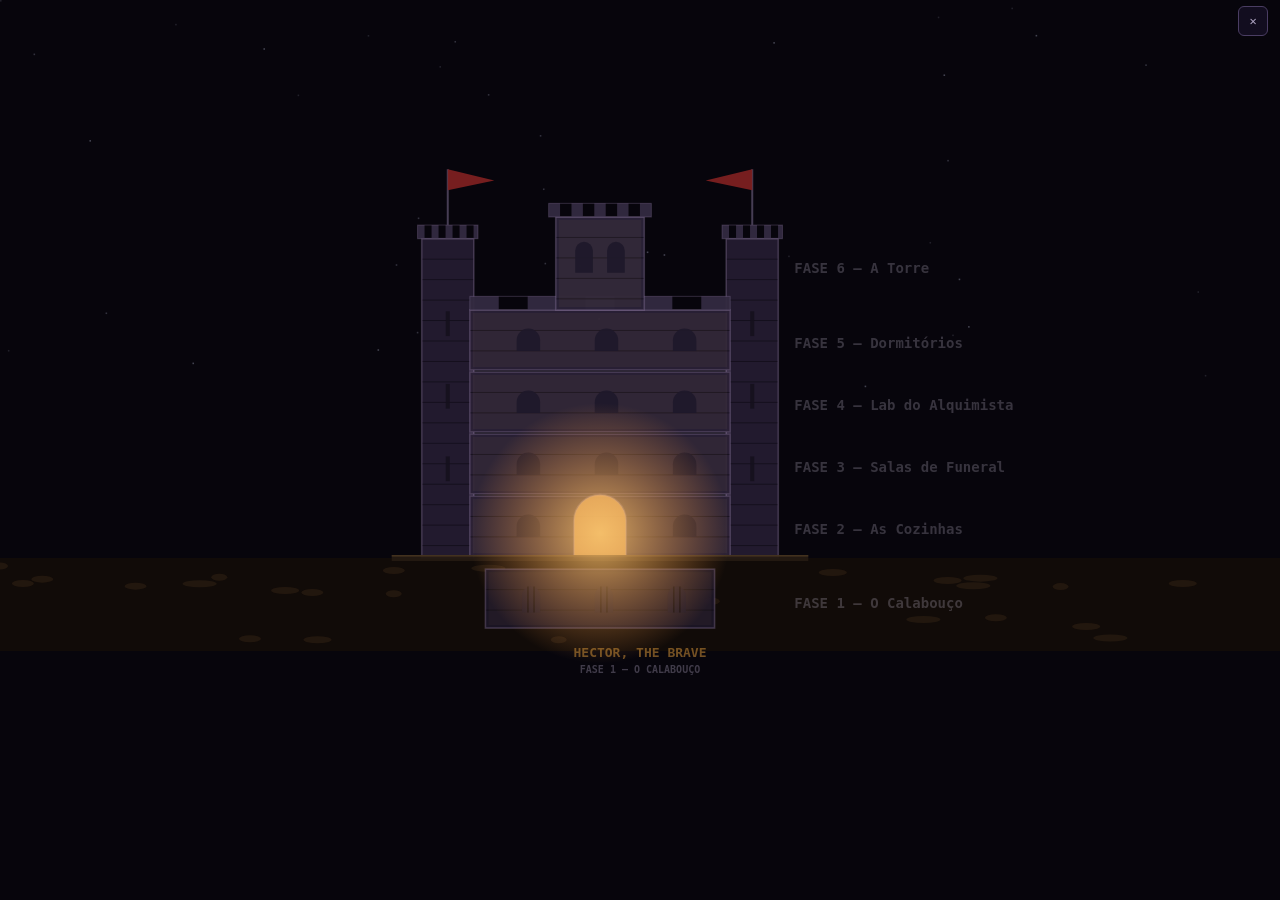
<file: index.html>
<!doctype html>
<html lang="pt-br">
<head>
<meta charset="utf-8">
<meta http-equiv="refresh" content="0; url=castelo.html">
<link rel="canonical" href="castelo.html">
<title>Hector, the Brave</title>
</head>
<body>
<p>Redirecionando para <a href="castelo.html">o jogo</a>…</p>
</body>
</html>
</file>
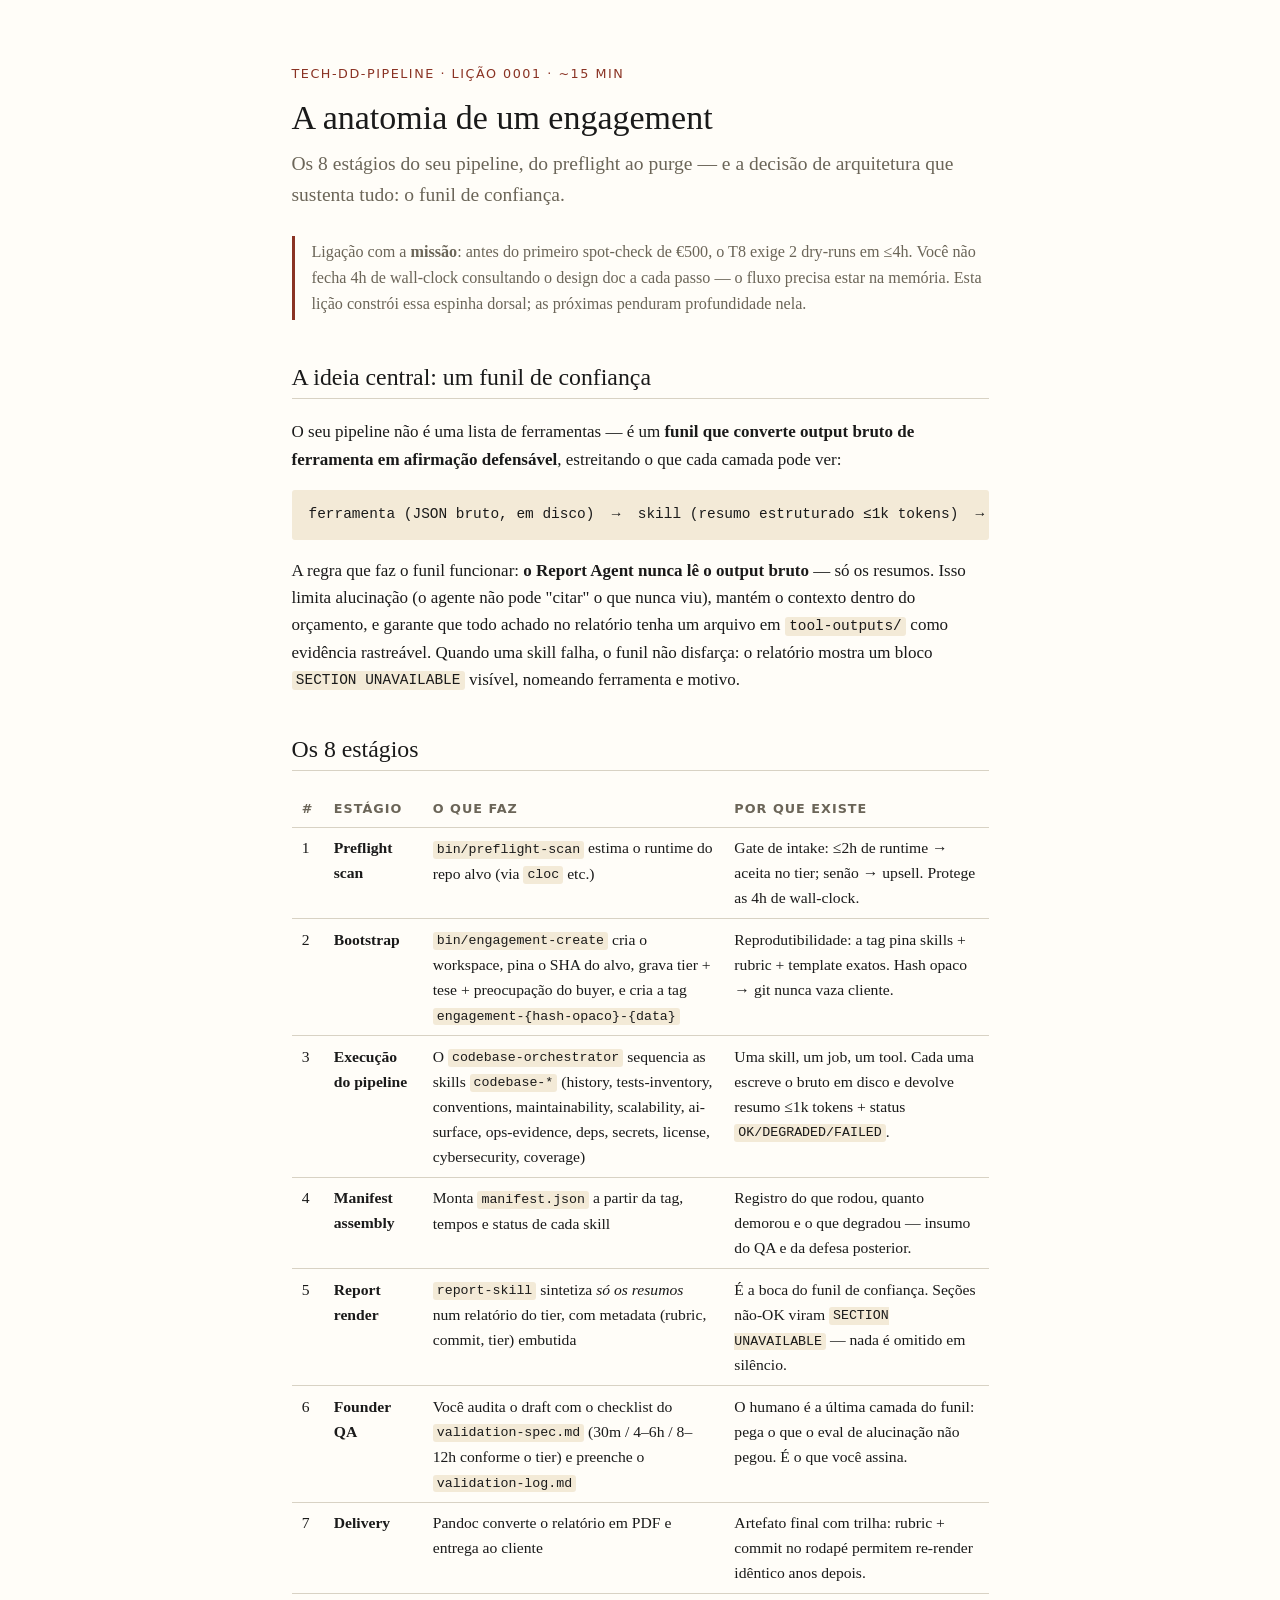
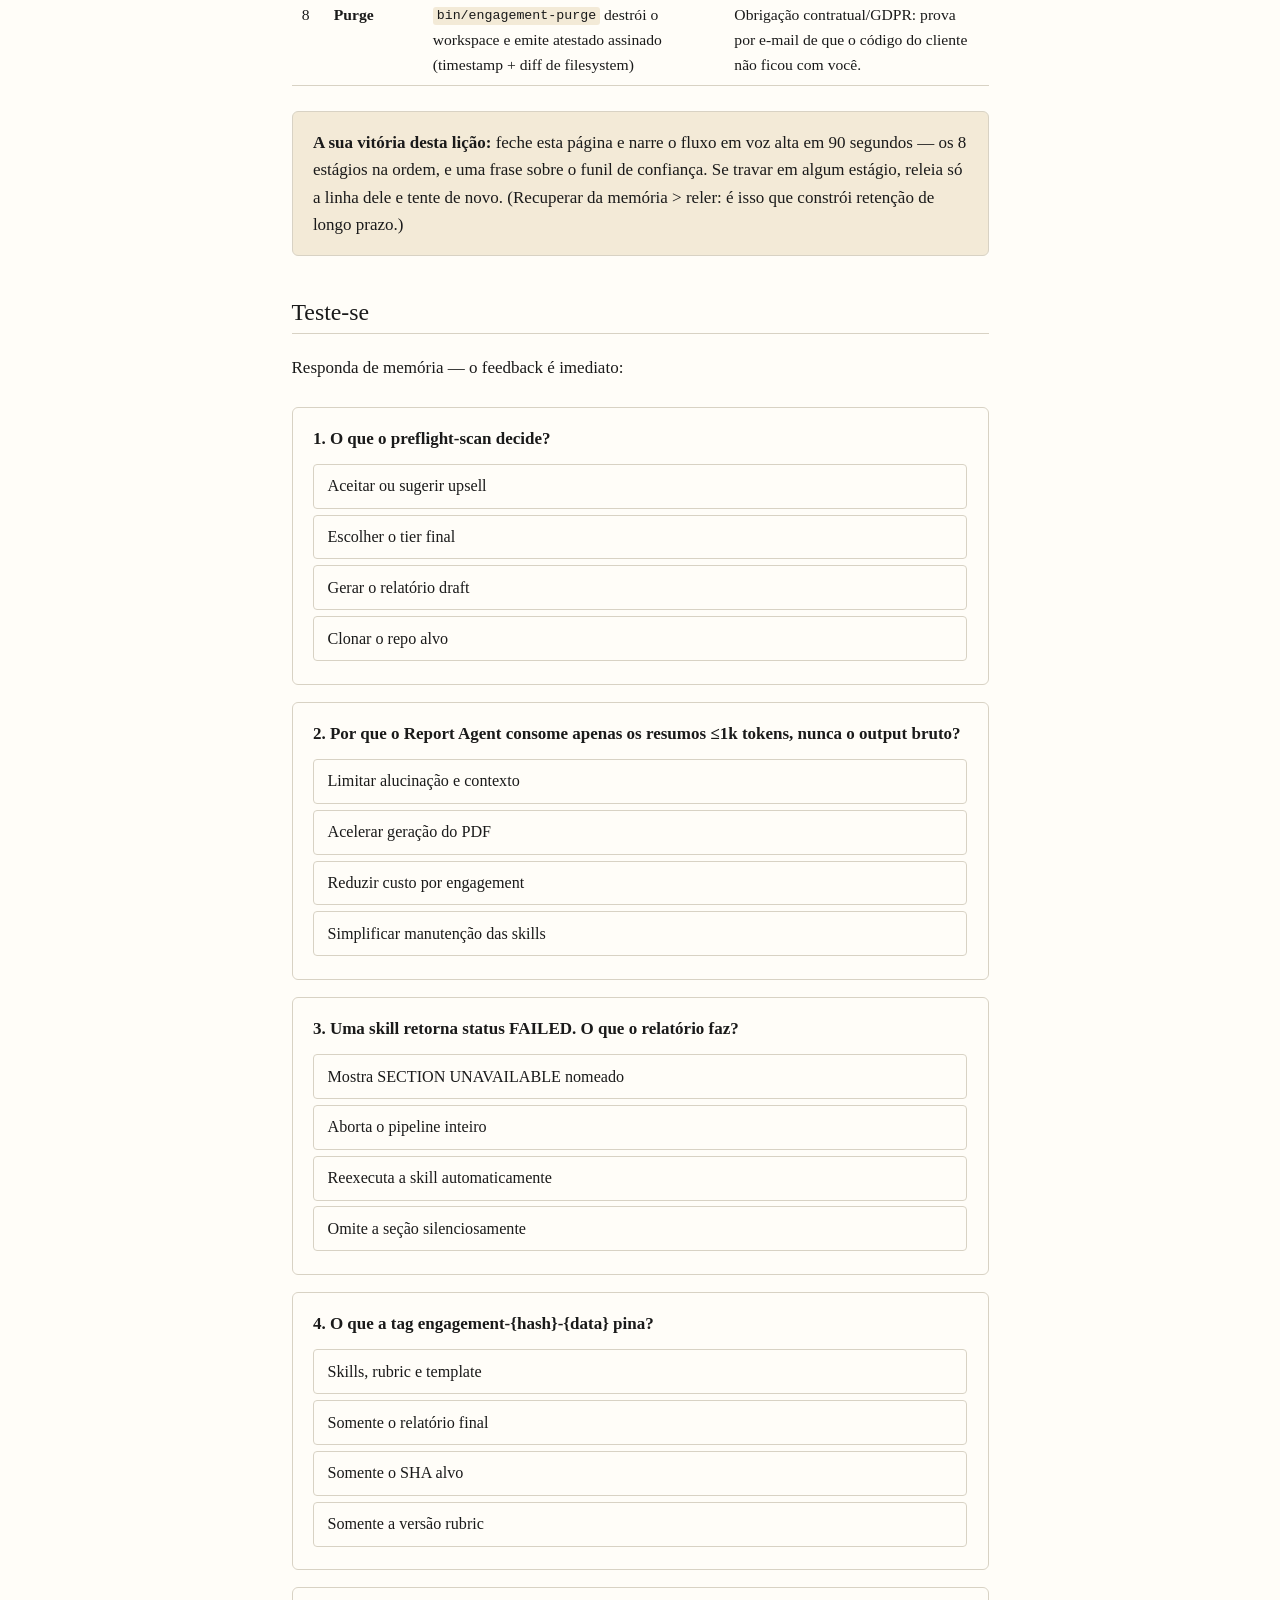
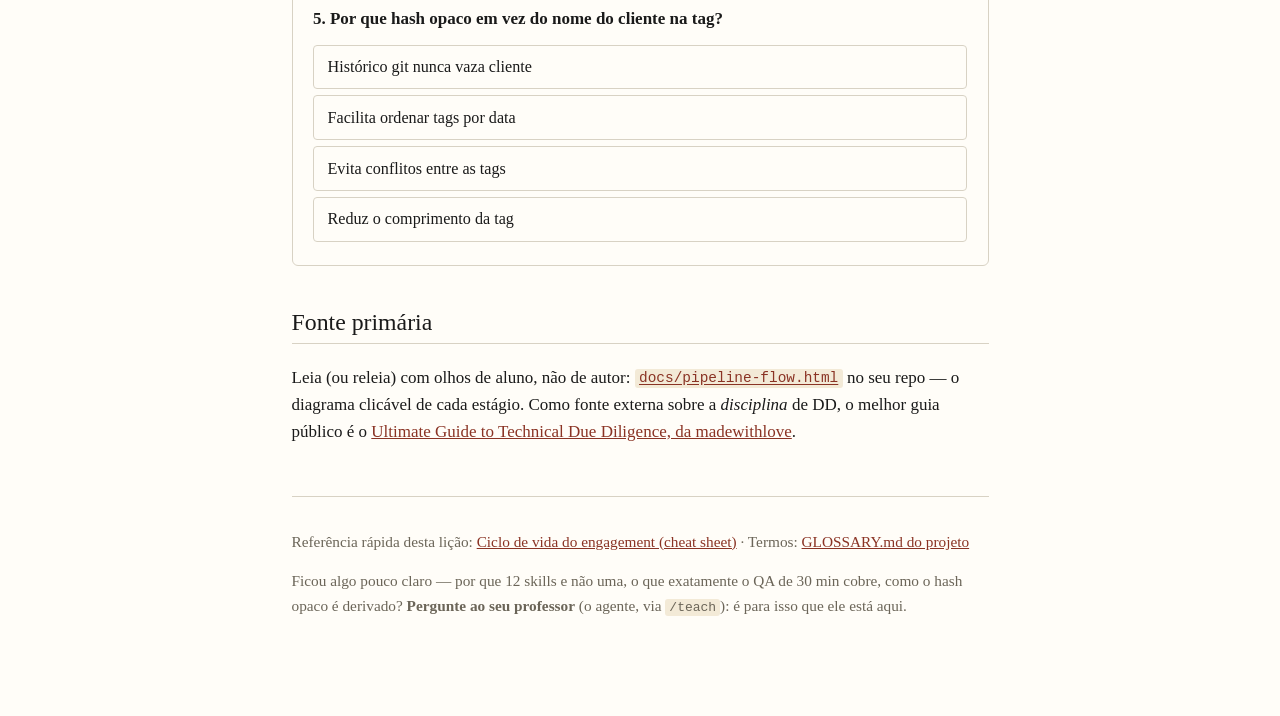
<file: lessons/0001-anatomia-do-engagement.html>
<!DOCTYPE html>
<html lang="pt">
<head>
<meta charset="utf-8">
<meta name="viewport" content="width=device-width, initial-scale=1">
<title>Lição 0001 — A anatomia de um engagement</title>
<link rel="stylesheet" href="../assets/course.css">
</head>
<body>
<main>
  <p class="kicker">tech-dd-pipeline · Lição 0001 · ~15 min</p>
  <h1>A anatomia de um engagement</h1>
  <p class="lede">Os 8 estágios do seu pipeline, do preflight ao purge — e a decisão de arquitetura que sustenta tudo: o funil de confiança.</p>

  <aside class="note">
    Ligação com a <strong>missão</strong>: antes do primeiro spot-check de €500, o T8 exige 2 dry-runs em ≤4h.
    Você não fecha 4h de wall-clock consultando o design doc a cada passo — o fluxo precisa estar na memória.
    Esta lição constrói essa espinha dorsal; as próximas penduram profundidade nela.
  </aside>

  <h2>A ideia central: um funil de confiança</h2>
  <p>
    O seu pipeline não é uma lista de ferramentas — é um <strong>funil que converte output bruto de ferramenta em afirmação defensável</strong>, estreitando o que cada camada pode ver:
  </p>
  <pre>ferramenta (JSON bruto, em disco)  →  skill (resumo estruturado ≤1k tokens)  →  report agent (só os resumos)  →  relatório (com trilha de auditoria)</pre>
  <p>
    A regra que faz o funil funcionar: <strong>o Report Agent nunca lê o output bruto</strong> — só os resumos.
    Isso limita alucinação (o agente não pode "citar" o que nunca viu), mantém o contexto dentro do orçamento,
    e garante que todo achado no relatório tenha um arquivo em <code>tool-outputs/</code> como evidência rastreável.
    Quando uma skill falha, o funil não disfarça: o relatório mostra um bloco <code>SECTION UNAVAILABLE</code> visível, nomeando ferramenta e motivo.
  </p>

  <h2>Os 8 estágios</h2>
  <div class="tablewrap">
  <table>
    <tr><th>#</th><th>Estágio</th><th>O que faz</th><th>Por que existe</th></tr>
    <tr><td>1</td><td><strong>Preflight scan</strong></td><td><code>bin/preflight-scan</code> estima o runtime do repo alvo (via <code>cloc</code> etc.)</td><td>Gate de intake: ≤2h de runtime → aceita no tier; senão → upsell. Protege as 4h de wall-clock.</td></tr>
    <tr><td>2</td><td><strong>Bootstrap</strong></td><td><code>bin/engagement-create</code> cria o workspace, pina o SHA do alvo, grava tier + tese + preocupação do buyer, e cria a tag <code>engagement-{hash-opaco}-{data}</code></td><td>Reprodutibilidade: a tag pina skills + rubric + template exatos. Hash opaco → git nunca vaza cliente.</td></tr>
    <tr><td>3</td><td><strong>Execução do pipeline</strong></td><td>O <code>codebase-orchestrator</code> sequencia as skills <code>codebase-*</code> (history, tests-inventory, conventions, maintainability, scalability, ai-surface, ops-evidence, deps, secrets, license, cybersecurity, coverage)</td><td>Uma skill, um job, um tool. Cada uma escreve o bruto em disco e devolve resumo ≤1k tokens + status <code>OK/DEGRADED/FAILED</code>.</td></tr>
    <tr><td>4</td><td><strong>Manifest assembly</strong></td><td>Monta <code>manifest.json</code> a partir da tag, tempos e status de cada skill</td><td>Registro do que rodou, quanto demorou e o que degradou — insumo do QA e da defesa posterior.</td></tr>
    <tr><td>5</td><td><strong>Report render</strong></td><td><code>report-skill</code> sintetiza <em>só os resumos</em> num relatório do tier, com metadata (rubric, commit, tier) embutida</td><td>É a boca do funil de confiança. Seções não-OK viram <code>SECTION UNAVAILABLE</code> — nada é omitido em silêncio.</td></tr>
    <tr><td>6</td><td><strong>Founder QA</strong></td><td>Você audita o draft com o checklist do <code>validation-spec.md</code> (30m / 4–6h / 8–12h conforme o tier) e preenche o <code>validation-log.md</code></td><td>O humano é a última camada do funil: pega o que o eval de alucinação não pegou. É o que você assina.</td></tr>
    <tr><td>7</td><td><strong>Delivery</strong></td><td>Pandoc converte o relatório em PDF e entrega ao cliente</td><td>Artefato final com trilha: rubric + commit no rodapé permitem re-render idêntico anos depois.</td></tr>
    <tr><td>8</td><td><strong>Purge</strong></td><td><code>bin/engagement-purge</code> destrói o workspace e emite atestado assinado (timestamp + diff de filesystem)</td><td>Obrigação contratual/GDPR: prova por e-mail de que o código do cliente não ficou com você.</td></tr>
  </table>
  </div>

  <div class="win">
    <strong>A sua vitória desta lição:</strong> feche esta página e narre o fluxo em voz alta em 90 segundos —
    os 8 estágios na ordem, e uma frase sobre o funil de confiança. Se travar em algum estágio, releia só a linha dele e tente de novo.
    (Recuperar da memória &gt; reler: é isso que constrói retenção de longo prazo.)
  </div>

  <h2>Teste-se</h2>
  <p>Responda de memória — o feedback é imediato:</p>
  <div class="quiz" data-quiz='[
    {"stem":"O que o preflight-scan decide?","options":["Aceitar ou sugerir upsell","Escolher o tier final","Gerar o relatório draft","Clonar o repo alvo"],"answer":0,"why":"É o gate de intake: runtime estimado ≤2h aceita o engagement no tier; acima disso, upsell. Ele protege o orçamento de 4h de wall-clock."},
    {"stem":"Por que o Report Agent consome apenas os resumos ≤1k tokens, nunca o output bruto?","options":["Limitar alucinação e contexto","Acelerar geração do PDF","Reduzir custo por engagement","Simplificar manutenção das skills"],"answer":0,"why":"O agente não pode citar o que nunca viu — todo achado rastreia a um resumo, que rastreia a um arquivo em tool-outputs/. Também mantém o contexto dentro do orçamento."},
    {"stem":"Uma skill retorna status FAILED. O que o relatório faz?","options":["Mostra SECTION UNAVAILABLE nomeado","Aborta o pipeline inteiro","Reexecuta a skill automaticamente","Omite a seção silenciosamente"],"answer":0,"why":"Contrato do report-skill: todo status não-OK vira um bloco visível nomeando ferramenta e motivo. Omissão silenciosa quebraria a confiança do relatório."},
    {"stem":"O que a tag engagement-{hash}-{data} pina?","options":["Skills, rubric e template","Somente o relatório final","Somente o SHA alvo","Somente a versão rubric"],"answer":0,"why":"git checkout da tag restaura o estado exato do suite que gerou o relatório — reprodutibilidade para defesa ou re-review. O SHA do alvo é pinado à parte, em SHA.txt."},
    {"stem":"Por que hash opaco em vez do nome do cliente na tag?","options":["Histórico git nunca vaza cliente","Facilita ordenar tags por data","Evita conflitos entre as tags","Reduz o comprimento da tag"],"answer":0,"why":"Os hashes derivam de um segredo local e são irreversíveis — mesmo que o repo vá a público, a identidade do cliente não vai junto."}
  ]'></div>

  <h2>Fonte primária</h2>
  <p>
    Leia (ou releia) com olhos de aluno, não de autor: <a href="https://github.com/oliverbill/tech-due-diligence-report/blob/main/docs/pipeline-flow.html"><code>docs/pipeline-flow.html</code></a> no seu repo —
    o diagrama clicável de cada estágio. Como fonte externa sobre a <em>disciplina</em> de DD, o melhor guia público é o
    <a href="https://madewithlove.com/blog/the-ultimate-guide-to-technical-due-diligence/">Ultimate Guide to Technical Due Diligence, da madewithlove</a>.
  </p>

  <footer class="lesson-footer">
    <p>Referência rápida desta lição: <a href="../reference/0001-ciclo-de-vida-engagement.html">Ciclo de vida do engagement (cheat sheet)</a> ·
    Termos: <a href="https://github.com/oliverbill/tech-due-diligence-report/blob/main/GLOSSARY.md">GLOSSARY.md do projeto</a></p>
    <p>Ficou algo pouco claro — por que 12 skills e não uma, o que exatamente o QA de 30 min cobre, como o hash opaco é derivado?
    <strong>Pergunte ao seu professor</strong> (o agente, via <code>/teach</code>): é para isso que ele está aqui.</p>
  </footer>
</main>
<script src="../assets/quiz.js"></script>
</body>
</html>
</file>
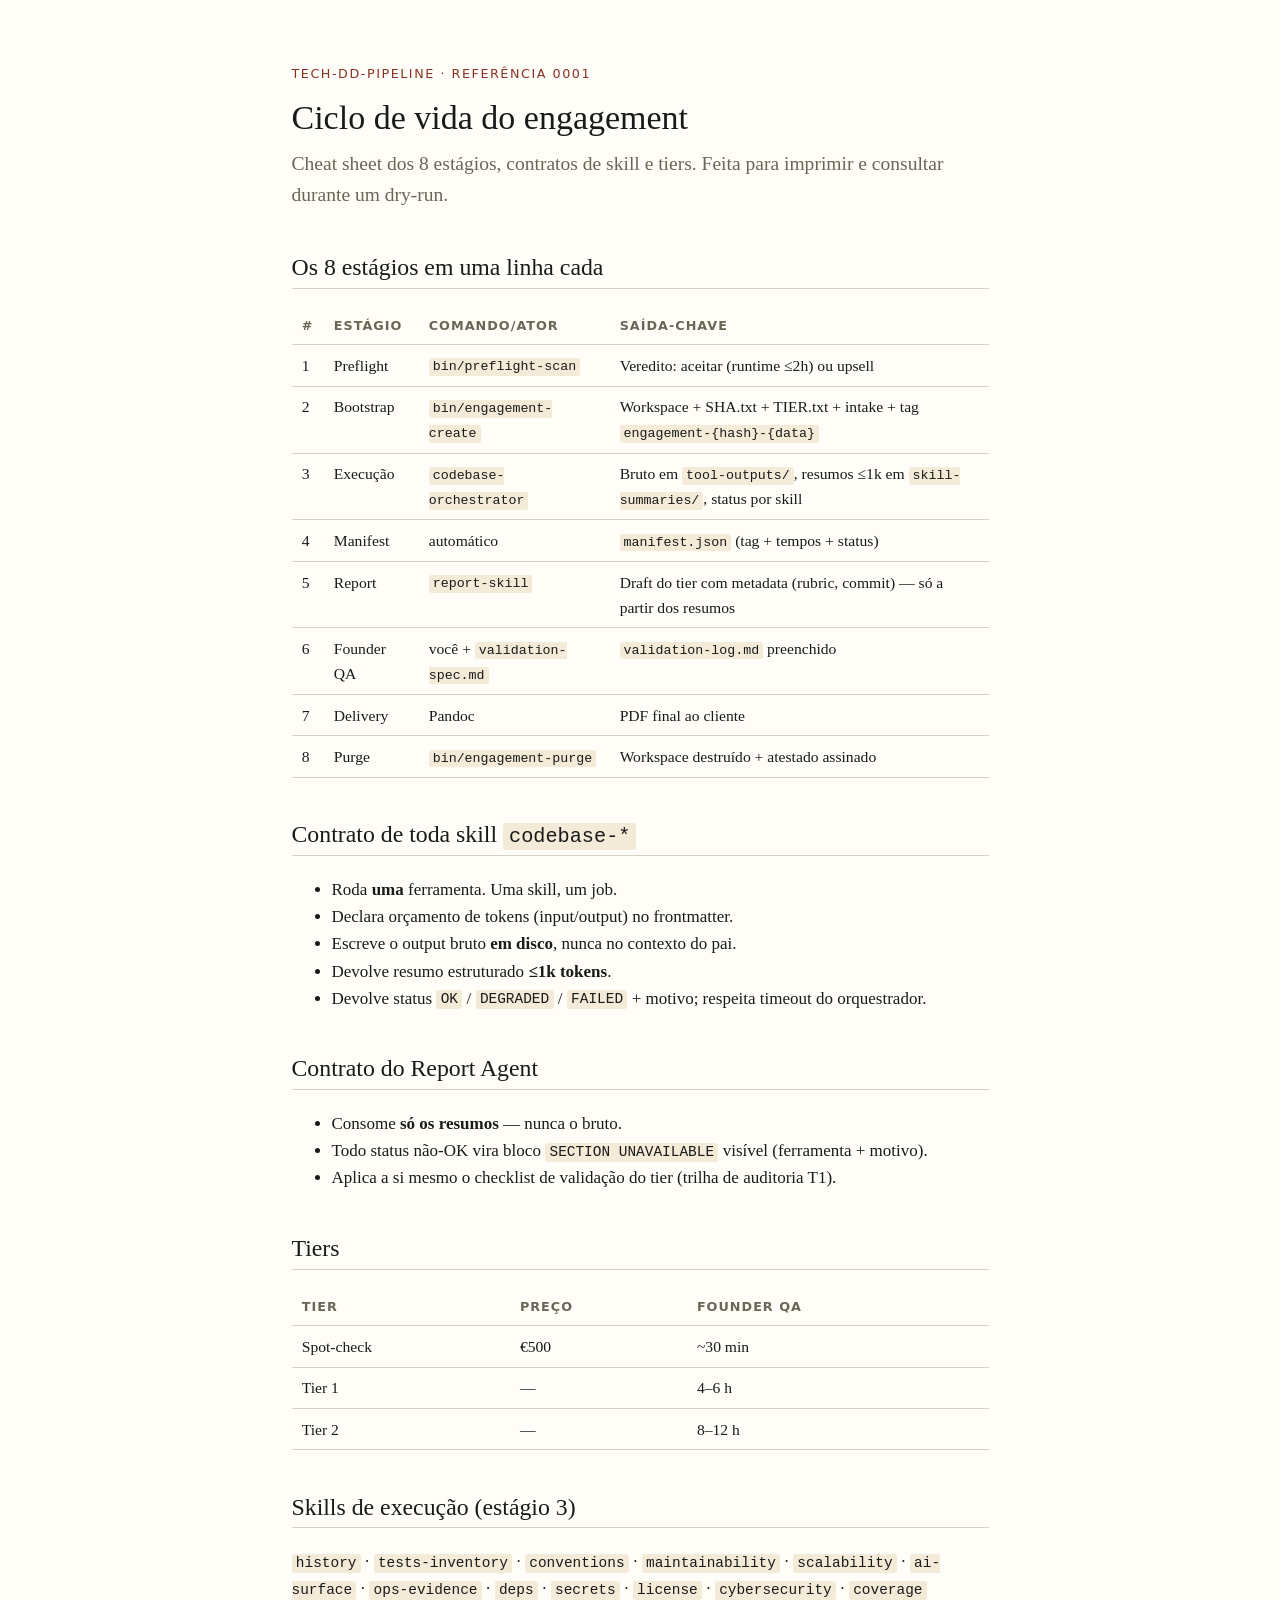
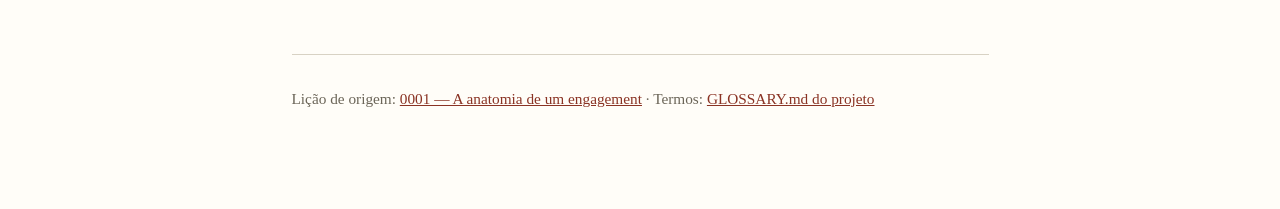
<file: reference/0001-ciclo-de-vida-engagement.html>
<!DOCTYPE html>
<html lang="pt">
<head>
<meta charset="utf-8">
<meta name="viewport" content="width=device-width, initial-scale=1">
<title>Referência — Ciclo de vida do engagement</title>
<link rel="stylesheet" href="../assets/course.css">
</head>
<body>
<main>
  <p class="kicker">tech-dd-pipeline · Referência 0001</p>
  <h1>Ciclo de vida do engagement</h1>
  <p class="lede">Cheat sheet dos 8 estágios, contratos de skill e tiers. Feita para imprimir e consultar durante um dry-run.</p>

  <h2>Os 8 estágios em uma linha cada</h2>
  <div class="tablewrap">
  <table>
    <tr><th>#</th><th>Estágio</th><th>Comando/ator</th><th>Saída-chave</th></tr>
    <tr><td>1</td><td>Preflight</td><td><code>bin/preflight-scan</code></td><td>Veredito: aceitar (runtime ≤2h) ou upsell</td></tr>
    <tr><td>2</td><td>Bootstrap</td><td><code>bin/engagement-create</code></td><td>Workspace + SHA.txt + TIER.txt + intake + tag <code>engagement-{hash}-{data}</code></td></tr>
    <tr><td>3</td><td>Execução</td><td><code>codebase-orchestrator</code></td><td>Bruto em <code>tool-outputs/</code>, resumos ≤1k em <code>skill-summaries/</code>, status por skill</td></tr>
    <tr><td>4</td><td>Manifest</td><td>automático</td><td><code>manifest.json</code> (tag + tempos + status)</td></tr>
    <tr><td>5</td><td>Report</td><td><code>report-skill</code></td><td>Draft do tier com metadata (rubric, commit) — só a partir dos resumos</td></tr>
    <tr><td>6</td><td>Founder QA</td><td>você + <code>validation-spec.md</code></td><td><code>validation-log.md</code> preenchido</td></tr>
    <tr><td>7</td><td>Delivery</td><td>Pandoc</td><td>PDF final ao cliente</td></tr>
    <tr><td>8</td><td>Purge</td><td><code>bin/engagement-purge</code></td><td>Workspace destruído + atestado assinado</td></tr>
  </table>
  </div>

  <h2>Contrato de toda skill <code>codebase-*</code></h2>
  <ul>
    <li>Roda <strong>uma</strong> ferramenta. Uma skill, um job.</li>
    <li>Declara orçamento de tokens (input/output) no frontmatter.</li>
    <li>Escreve o output bruto <strong>em disco</strong>, nunca no contexto do pai.</li>
    <li>Devolve resumo estruturado <strong>≤1k tokens</strong>.</li>
    <li>Devolve status <code>OK</code> / <code>DEGRADED</code> / <code>FAILED</code> + motivo; respeita timeout do orquestrador.</li>
  </ul>

  <h2>Contrato do Report Agent</h2>
  <ul>
    <li>Consome <strong>só os resumos</strong> — nunca o bruto.</li>
    <li>Todo status não-OK vira bloco <code>SECTION UNAVAILABLE</code> visível (ferramenta + motivo).</li>
    <li>Aplica a si mesmo o checklist de validação do tier (trilha de auditoria T1).</li>
  </ul>

  <h2>Tiers</h2>
  <div class="tablewrap">
  <table>
    <tr><th>Tier</th><th>Preço</th><th>Founder QA</th></tr>
    <tr><td>Spot-check</td><td>€500</td><td>~30 min</td></tr>
    <tr><td>Tier 1</td><td>—</td><td>4–6 h</td></tr>
    <tr><td>Tier 2</td><td>—</td><td>8–12 h</td></tr>
  </table>
  </div>

  <h2>Skills de execução (estágio 3)</h2>
  <p><code>history</code> · <code>tests-inventory</code> · <code>conventions</code> · <code>maintainability</code> · <code>scalability</code> · <code>ai-surface</code> · <code>ops-evidence</code> · <code>deps</code> · <code>secrets</code> · <code>license</code> · <code>cybersecurity</code> · <code>coverage</code></p>

  <footer class="lesson-footer">
    <p>Lição de origem: <a href="../lessons/0001-anatomia-do-engagement.html">0001 — A anatomia de um engagement</a> ·
    Termos: <a href="https://github.com/oliverbill/tech-due-diligence-report/blob/main/GLOSSARY.md">GLOSSARY.md do projeto</a></p>
  </footer>
</main>
</body>
</html>
</file>
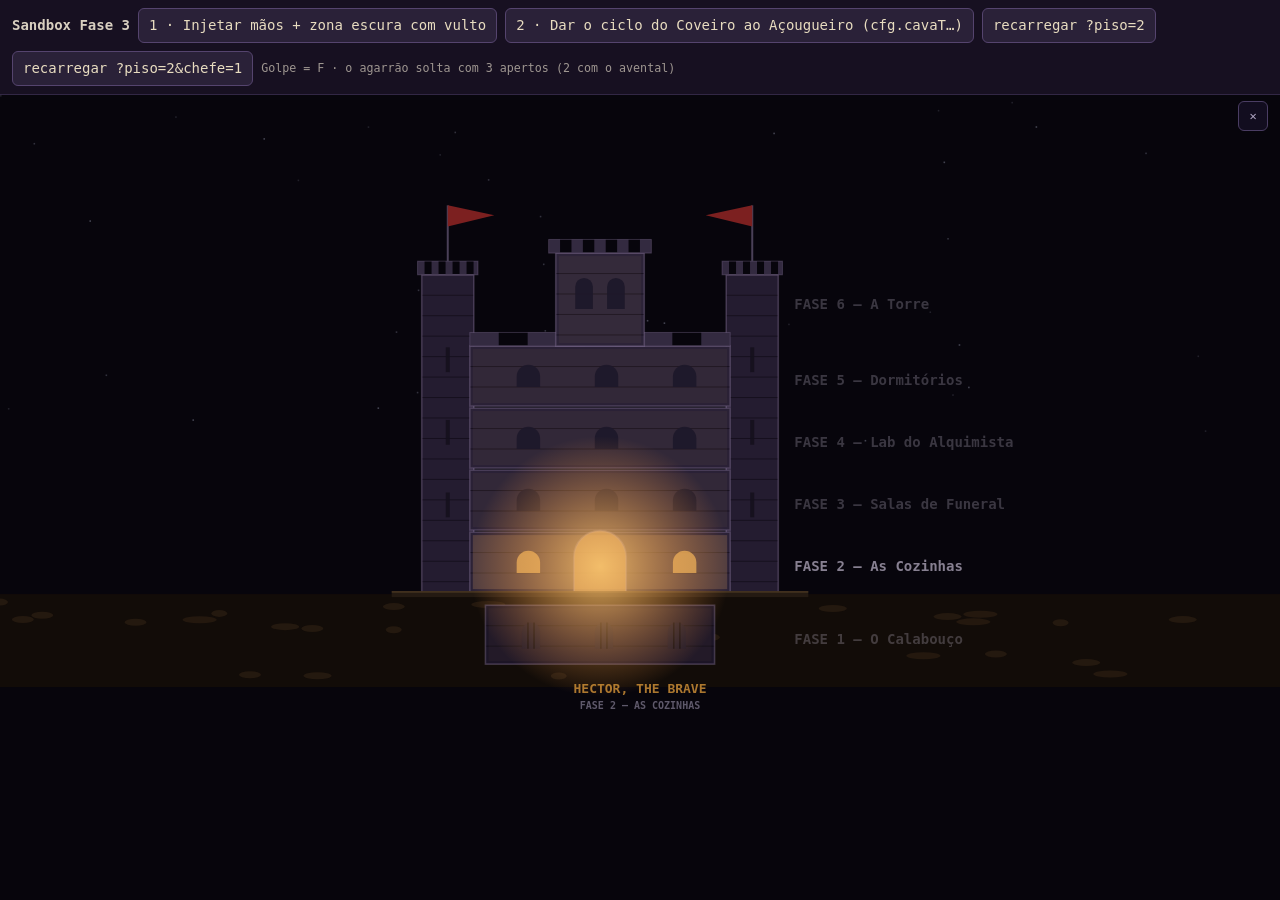
<file: testes/sandbox-fase3.html>
<!doctype html>
<html lang="pt-BR">
<head>
<meta charset="utf-8">
<title>Sandbox Fase 3 — mecânicas novas sobre o piso 2</title>
<!-- Página de teste TEMPORÁRIA: injeta as mecânicas da fase 3 (mãos, zonas de luz,
     vultos e o ciclo cava/persegue/irrompe do chefe) no piso 2, sem tocar no jogo.
     Sirva por http (ex.: python3 -m http.server na raiz) — file:// bloqueia o iframe. -->
<style>
  body{margin:0;background:#0c0912;color:#d8cfc0;font:14px/1.5 ui-monospace,Menlo,monospace;display:flex;flex-direction:column;height:100vh}
  header{padding:8px 12px;display:flex;gap:8px;flex-wrap:wrap;align-items:center;background:#171021;border-bottom:1px solid #322745}
  button{background:#2a2138;color:#e8dcc0;border:1px solid #55446e;border-radius:6px;padding:6px 10px;cursor:pointer;font:inherit}
  button:hover{background:#3a2d4e}
  iframe{flex:1;border:0;width:100%}
  small{opacity:.7}
</style>
</head>
<body>
<header>
  <strong>Sandbox Fase 3</strong>
  <button id="bEnt">1 · Injetar mãos + zona escura com vulto</button>
  <button id="bCov">2 · Dar o ciclo do Coveiro ao Açougueiro (cfg.cavaT…)</button>
  <button id="bRe1">recarregar ?piso=2</button>
  <button id="bRe2">recarregar ?piso=2&amp;chefe=1</button>
  <small>Golpe = F · o agarrão solta com 3 apertos (2 com o avental)</small>
</header>
<iframe id="jogo" src="../castelo.html?piso=2"></iframe>
<script>
const iframe = document.getElementById('jogo');
const rodar = cod => iframe.contentWindow.eval(cod);

/* mãos + zona de luz cíclica com um vulto, perto de onde o jogador estiver */
document.getElementById('bEnt').onclick = () => rodar(`
  criarMaos([{x: jog.x + 3, y: jog.y}, {x: jog.x - 2.5, y: jog.y + 2}]);
  criarZonasLuz([{x: Math.floor(jog.x) - 7, y: Math.floor(jog.y) - 5, larg: 9, alt: 9,
                  claroT: 3, escuroT: 6, fase: 3, grito: 'audio/fase3/sons/grito-vulto-1.mp3'}]);
  criarVultos([{x: jog.x - 3.5, y: jog.y - 2.5, zona: 0}]);
  if(!piso._fase3){
    piso._fase3 = true;
    const at = piso.atualizar ? piso.atualizar.bind(piso) : null;
    const dc = piso.desenharCenario ? piso.desenharCenario.bind(piso) : null;
    piso.atualizar = dt => { if(at) at(dt); atualizarZonasLuz(dt); atualizarMaos(dt); atualizarVultos(dt); };
    piso.desenharCenario = (ox, oy) => { if(dc) dc(ox, oy); desenharZonasLuz(ox, oy); desenharMaos(ox, oy); desenharVultos(ox, oy); };
    piso.acaoGolpe = golpeFase3;
  }
  avisar('Sandbox', 'mãos, zona de luz e vulto injetados');
`);

/* o Açougueiro ganha o ciclo subterrâneo do Coveiro — use com ?piso=2&chefe=1 e
   atravesse a porta: depois do combo ele cava, o rastro persegue e ele irrompe */
document.getElementById('bCov').onclick = () => rodar(`
  Object.assign(piso.chefe.cfg, {
    cavaT: .5, persegueVel: 3.4, persegueT: 2.6,
    irromperRaio: 2.2, irromperAvisoT: 1, irromperDano: 36,
    atordoadoT: 2.2, exaustoT: 2.4, mergulhosAteExausto: 2,
    sons: {...piso.chefe.cfg.sons, cava: 'fase3/sons/terra-cavando-1', irrompe: 'fase3/sons/terra-emersao-1'}
  });
  piso.chefe.fraquezas.porEstado.atordoado = {chave: 'mesa', com: 2.2, sem: 1.25};
  avisar('Sandbox', 'o Açougueiro agora cava — entre na câmara');
`);

document.getElementById('bRe1').onclick = () => iframe.src = '../castelo.html?piso=2';
document.getElementById('bRe2').onclick = () => iframe.src = '../castelo.html?piso=2&chefe=1';
</script>
</body>
</html>
</file>
<file: assets/course.css>
/* Stylesheet compartilhado do curso tech-dd-pipeline. Toda lição e referência linka este arquivo. */
:root {
  --ink: #1a1a1a;
  --paper: #fffdf8;
  --accent: #8a3324;
  --muted: #6b6558;
  --rule: #d8d2c4;
  --ok: #2e6e3e;
  --bad: #a03030;
  --mark: #f3ead7;
}
@media (prefers-color-scheme: dark) {
  :root {
    --ink: #e8e4da;
    --paper: #191713;
    --accent: #e0876f;
    --muted: #9a937f;
    --rule: #3a362c;
    --ok: #7dc98f;
    --bad: #e08a8a;
    --mark: #2a2619;
  }
}
* { box-sizing: border-box; }
html { font-size: 17px; }
body {
  margin: 0;
  font-family: Georgia, 'Iowan Old Style', 'Times New Roman', serif;
  color: var(--ink);
  background: var(--paper);
  line-height: 1.6;
}
main {
  max-width: 44rem;
  margin: 0 auto;
  padding: 3rem 1.5rem 5rem;
}
h1, h2, h3 { font-weight: 400; line-height: 1.25; }
h1 { font-size: 2rem; margin: 0 0 .25rem; }
h2 { font-size: 1.4rem; margin-top: 2.5rem; border-bottom: 1px solid var(--rule); padding-bottom: .3rem; }
h3 { font-size: 1.1rem; margin-top: 1.8rem; }
.kicker {
  font-family: 'Gill Sans', 'Segoe UI', system-ui, sans-serif;
  text-transform: uppercase;
  letter-spacing: .12em;
  font-size: .75rem;
  color: var(--accent);
}
.lede { font-size: 1.15rem; color: var(--muted); margin-top: .5rem; }
a { color: var(--accent); }
code, pre {
  font-family: 'SF Mono', Menlo, Consolas, monospace;
  font-size: .85em;
  background: var(--mark);
  border-radius: 3px;
  padding: .1em .3em;
}
pre { padding: .8rem 1rem; overflow-x: auto; }
table { border-collapse: collapse; width: 100%; font-size: .92rem; }
th, td { text-align: left; padding: .45rem .6rem; border-bottom: 1px solid var(--rule); vertical-align: top; }
th {
  font-family: 'Gill Sans', 'Segoe UI', system-ui, sans-serif;
  font-size: .75rem; text-transform: uppercase; letter-spacing: .08em; color: var(--muted);
}
.tablewrap { overflow-x: auto; }
aside.note {
  border-left: 3px solid var(--accent);
  padding: .2rem 0 .2rem 1rem;
  margin: 1.5rem 0;
  color: var(--muted);
  font-size: .95rem;
}
.win {
  background: var(--mark);
  border: 1px solid var(--rule);
  border-radius: 6px;
  padding: 1rem 1.2rem;
  margin: 1.5rem 0;
}
footer.lesson-footer {
  margin-top: 3rem;
  border-top: 1px solid var(--rule);
  padding-top: 1rem;
  font-size: .9rem;
  color: var(--muted);
}
/* Quiz (ver assets/quiz.js) */
.quiz { margin: 1.5rem 0; }
.quiz .q {
  border: 1px solid var(--rule);
  border-radius: 6px;
  padding: 1rem 1.2rem;
  margin-bottom: 1rem;
}
.quiz .q p.stem { margin: 0 0 .7rem; font-weight: bold; }
.quiz button.opt {
  display: block;
  width: 100%;
  text-align: left;
  font: inherit;
  font-size: .95rem;
  color: var(--ink);
  background: none;
  border: 1px solid var(--rule);
  border-radius: 4px;
  padding: .5rem .8rem;
  margin: .35rem 0;
  cursor: pointer;
}
.quiz button.opt:hover:not(:disabled) { border-color: var(--accent); }
.quiz button.opt:disabled { cursor: default; opacity: .85; }
.quiz button.opt.correct { border-color: var(--ok); color: var(--ok); font-weight: bold; }
.quiz button.opt.wrong { border-color: var(--bad); color: var(--bad); }
.quiz .why { font-size: .9rem; color: var(--muted); margin: .5rem 0 0; display: none; }
.quiz .q.answered .why { display: block; }
.quiz .score { font-weight: bold; }
@media print {
  body { background: #fff; color: #000; }
  .quiz button.opt { border-color: #999; }
  a { color: #000; text-decoration: none; }
}
</file>
